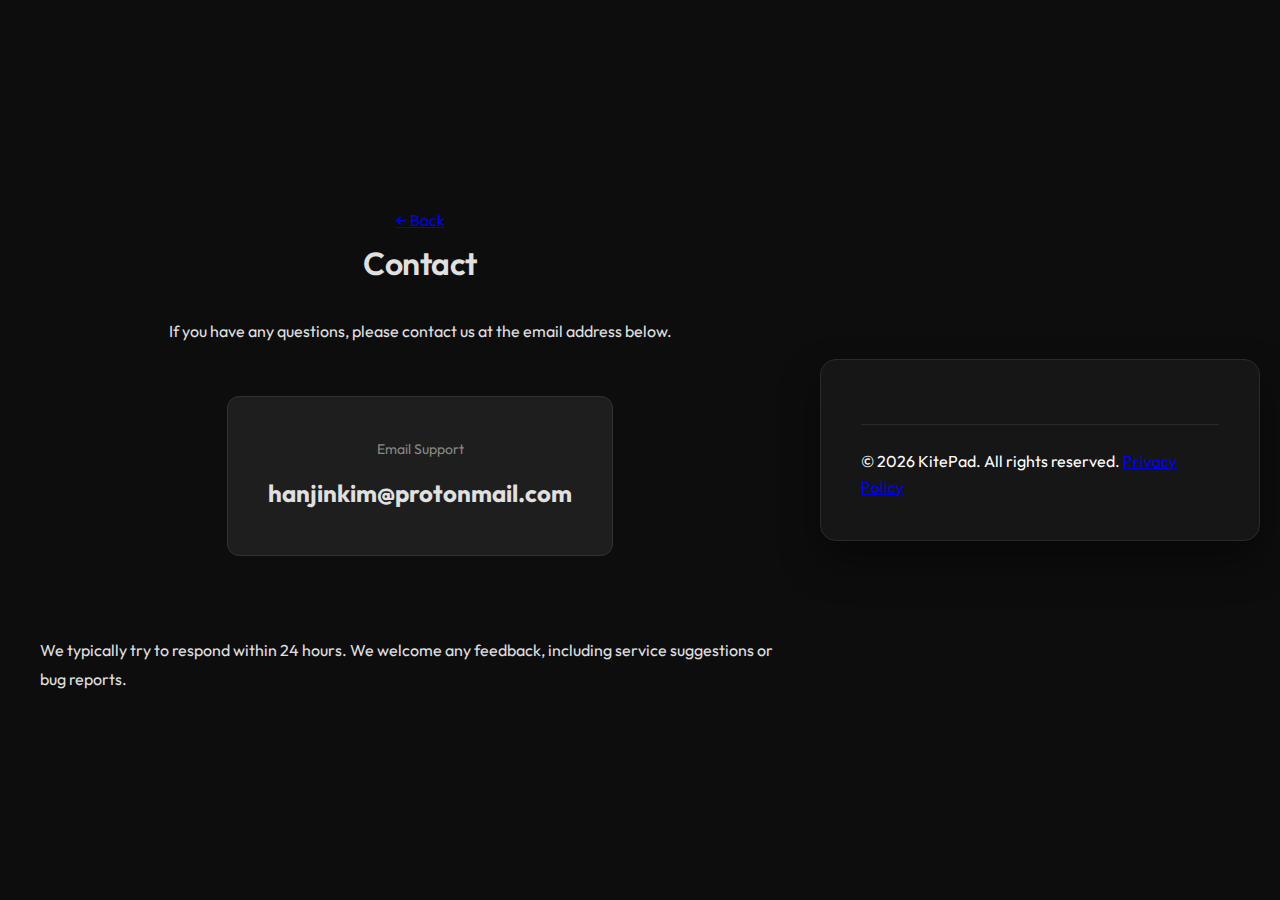
<file: contact.html>
<!DOCTYPE html>
<html lang="en">
<head>
    <meta charset="UTF-8">
    <meta name="viewport" content="width=device-width, initial-scale=1.0">
    <title>Contact - KitePad</title>
    <link rel="preconnect" href="https://fonts.googleapis.com">
    <link rel="preconnect" href="https://fonts.gstatic.com" crossorigin>
    <link href="https://fonts.googleapis.com/css2?family=Exo+2:ital,wght@0,100..900;1,100..900&display=swap" rel="stylesheet">
    <link rel="stylesheet" href="style.css">
    <style>
        .contact-container {
            max-width: 800px;
            margin: 0 auto;
            padding: 40px 20px;
            color: #e0e0e0;
            line-height: 1.8;
            text-align: center;
        }
        .contact-header {
            border-bottom: 2px solid var(--accent-color);
            padding-bottom: 20px;
            margin-bottom: 30px;
        }
        .contact-info {
            background: #1e1e1e;
            padding: 40px;
            border-radius: 12px;
            margin-bottom: 40px;
            border: 1px solid #333;
            display: inline-block;
            min-width: 300px;
        }
        .email-link {
            font-size: 24px;
            color: var(--accent-color);
            text-decoration: none;
            font-weight: bold;
            display: block;
            margin-top: 10px;
        }
        .email-link:hover {
            text-decoration: underline;
        }
    </style>
</head>
<body>
    <div class="contact-container">
        <div class="nav-links">
            <a href="/" class="nav-link">← Back</a>
        </div>
        <div class="contact-header">
            <h1>Contact</h1>
            <p>If you have any questions, please contact us at the email address below.</p>
        </div>

        <div class="contact-info">
            <div style="font-size: 14px; color: #888; margin-bottom: 10px;">Email Support</div>
            <div id="email-placeholder"></div>
        </div>

        <script>
            (function() {
                const user = "hanjinkim";
                const domain = "protonmail.com";
                const placeholder = document.getElementById('email-placeholder');
                const link = document.createElement('a');
                link.href = 'mailto:' + user + '@' + domain;
                link.className = 'email-link';
                link.textContent = user + '@' + domain;
                placeholder.appendChild(link);
            })();
        </script>

        <div class="policy-section" style="text-align: left; margin-top: 40px;">
            <p>We typically try to respond within 24 hours. We welcome any feedback, including service suggestions or bug reports.</p>
        </div>
    </div>

    <footer class="site-footer">
        <div class="container">
            <hr>
            <p>&copy; 2026 KitePad. All rights reserved. <a href="/privacy.html" class="nav-link">Privacy Policy</a></p>
        </div>
    </footer>
</body>
</html>
</file>
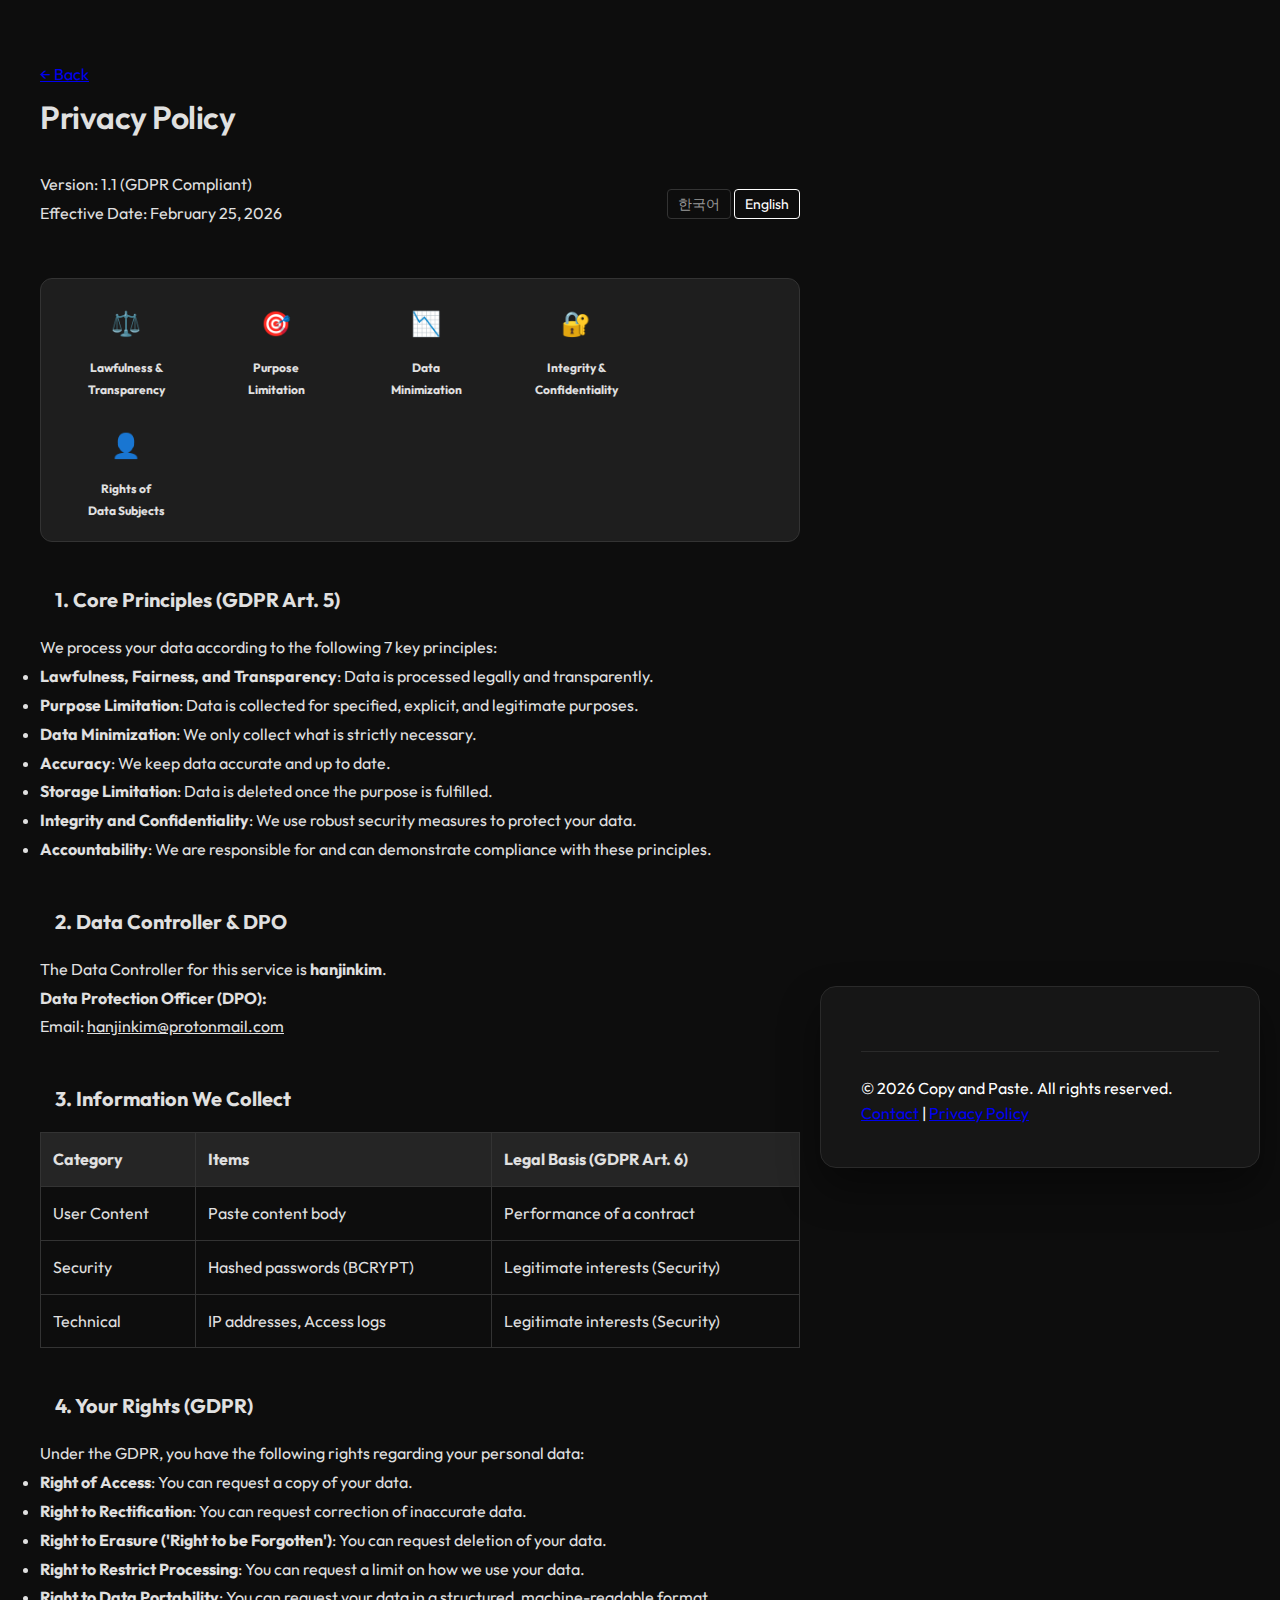
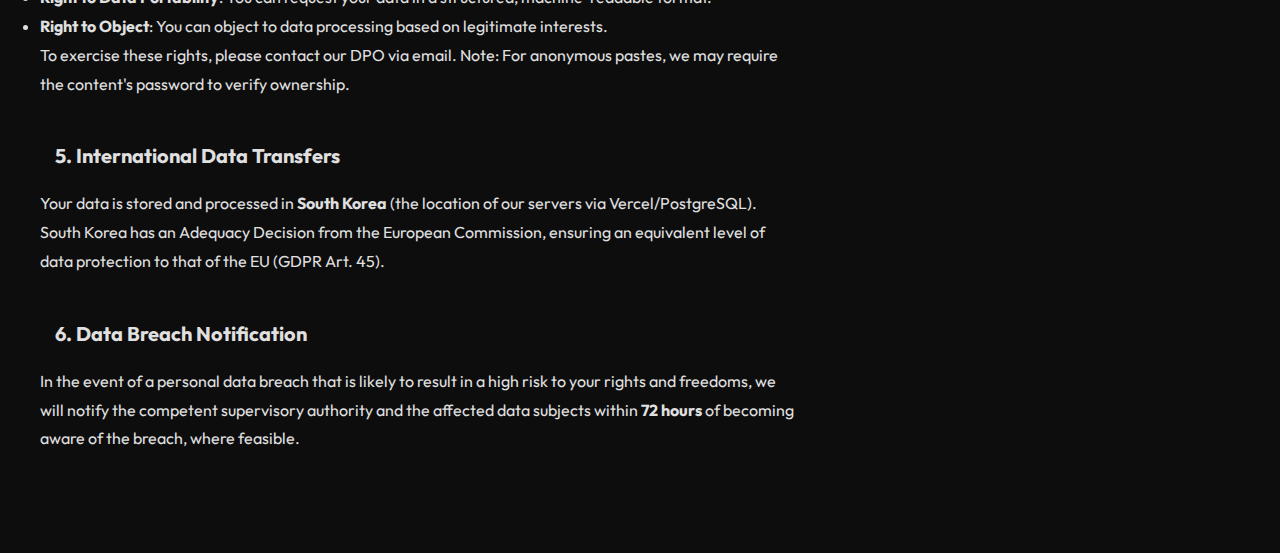
<file: privacy-en.html>
<!DOCTYPE html>
<html lang="en">
<head>
    <meta charset="UTF-8">
    <meta name="viewport" content="width=device-width, initial-scale=1.0">
    <title>Privacy Policy (GDPR) - Copy and Paste</title>
    <link rel="preconnect" href="https://fonts.googleapis.com">
    <link rel="preconnect" href="https://fonts.gstatic.com" crossorigin>
    <link href="https://fonts.googleapis.com/css2?family=Exo+2:ital,wght@0,100..900;1,100..900&display=swap" rel="stylesheet">
    <link rel="stylesheet" href="style.css">
    <style>
        .policy-container {
            max-width: 800px;
            margin: 0 auto;
            padding: 40px 20px;
            color: #e0e0e0;
            line-height: 1.8;
        }
        .policy-header {
            border-bottom: 2px solid var(--accent-color);
            padding-bottom: 20px;
            margin-bottom: 30px;
            display: flex;
            justify-content: space-between;
            align-items: flex-end;
        }
        .lang-switcher {
            margin-bottom: 10px;
        }
        .lang-link {
            text-decoration: none;
            color: var(--text-secondary);
            font-size: 14px;
            padding: 5px 10px;
            border: 1px solid #333;
            border-radius: 4px;
        }
        .lang-link.active {
            background: var(--accent-color);
            color: white;
            border-color: var(--accent-color);
        }
        .labeling-section {
            display: flex;
            flex-wrap: wrap;
            gap: 20px;
            background: #1e1e1e;
            padding: 20px;
            border-radius: 12px;
            margin-bottom: 40px;
            border: 1px solid #333;
        }
        .label-item {
            display: flex;
            flex-direction: column;
            align-items: center;
            text-align: center;
            width: 130px;
        }
        .label-icon {
            font-size: 24px;
            margin-bottom: 8px;
            background: var(--accent-color);
            width: 50px;
            height: 50px;
            display: flex;
            align-items: center;
            justify-content: center;
            border-radius: 50%;
            color: white;
        }
        .label-text {
            font-size: 12px;
            font-weight: bold;
        }
        .policy-section {
            margin-bottom: 40px;
        }
        .policy-section h2 {
            font-size: 20px;
            color: var(--accent-color);
            margin-bottom: 15px;
            border-left: 4px solid var(--accent-color);
            padding-left: 15px;
        }
        .policy-table {
            width: 100%;
            border-collapse: collapse;
            margin: 15px 0;
        }
        .policy-table th, .policy-table td {
            border: 1px solid #333;
            padding: 12px;
            text-align: left;
        }
        .policy-table th {
            background: #252525;
        }
    </style>
</head>
<body>
    <div class="policy-container">
        <div class="nav-links">
            <a href="/" class="nav-link">← Back</a>
        </div>
        <div class="policy-header">
            <div>
                <h1>Privacy Policy</h1>
                <p>Version: 1.1 (GDPR Compliant)<br>Effective Date: February 25, 2026</p>
            </div>
            <div class="lang-switcher">
                <a href="/privacy.html" class="lang-link">한국어</a>
                <a href="/privacy-en.html" class="lang-link active">English</a>
            </div>
        </div>

        <div class="labeling-section">
            <div class="label-item">
                <div class="label-icon">⚖️</div>
                <div class="label-text">Lawfulness &<br>Transparency</div>
            </div>
            <div class="label-item">
                <div class="label-icon">🎯</div>
                <div class="label-text">Purpose<br>Limitation</div>
            </div>
            <div class="label-item">
                <div class="label-icon">📉</div>
                <div class="label-text">Data<br>Minimization</div>
            </div>
            <div class="label-item">
                <div class="label-icon">🔐</div>
                <div class="label-text">Integrity &<br>Confidentiality</div>
            </div>
            <div class="label-item">
                <div class="label-icon">👤</div>
                <div class="label-text">Rights of<br>Data Subjects</div>
            </div>
        </div>

        <div class="policy-section">
            <h2>1. Core Principles (GDPR Art. 5)</h2>
            <p>We process your data according to the following 7 key principles:</p>
            <ul>
                <li><strong>Lawfulness, Fairness, and Transparency</strong>: Data is processed legally and transparently.</li>
                <li><strong>Purpose Limitation</strong>: Data is collected for specified, explicit, and legitimate purposes.</li>
                <li><strong>Data Minimization</strong>: We only collect what is strictly necessary.</li>
                <li><strong>Accuracy</strong>: We keep data accurate and up to date.</li>
                <li><strong>Storage Limitation</strong>: Data is deleted once the purpose is fulfilled.</li>
                <li><strong>Integrity and Confidentiality</strong>: We use robust security measures to protect your data.</li>
                <li><strong>Accountability</strong>: We are responsible for and can demonstrate compliance with these principles.</li>
            </ul>
        </div>

        <div class="policy-section">
            <h2>2. Data Controller & DPO</h2>
            <p>The Data Controller for this service is <strong>hanjinkim</strong>.</p>
            <p><strong>Data Protection Officer (DPO):</strong></p>
            <p id="privacy-email-placeholder">Email: </p>
        </div>

        <div class="policy-section">
            <h2>3. Information We Collect</h2>
            <table class="policy-table">
                <thead>
                    <tr>
                        <th>Category</th>
                        <th>Items</th>
                        <th>Legal Basis (GDPR Art. 6)</th>
                    </tr>
                </thead>
                <tbody>
                    <tr>
                        <td>User Content</td>
                        <td>Paste content body</td>
                        <td>Performance of a contract</td>
                    </tr>
                    <tr>
                        <td>Security</td>
                        <td>Hashed passwords (BCRYPT)</td>
                        <td>Legitimate interests (Security)</td>
                    </tr>
                    <tr>
                        <td>Technical</td>
                        <td>IP addresses, Access logs</td>
                        <td>Legitimate interests (Security)</td>
                    </tr>
                </tbody>
            </table>
        </div>

        <div class="policy-section">
            <h2>4. Your Rights (GDPR)</h2>
            <p>Under the GDPR, you have the following rights regarding your personal data:</p>
            <ul>
                <li><strong>Right of Access</strong>: You can request a copy of your data.</li>
                <li><strong>Right to Rectification</strong>: You can request correction of inaccurate data.</li>
                <li><strong>Right to Erasure ('Right to be Forgotten')</strong>: You can request deletion of your data.</li>
                <li><strong>Right to Restrict Processing</strong>: You can request a limit on how we use your data.</li>
                <li><strong>Right to Data Portability</strong>: You can request your data in a structured, machine-readable format.</li>
                <li><strong>Right to Object</strong>: You can object to data processing based on legitimate interests.</li>
            </ul>
            <p>To exercise these rights, please contact our DPO via email. Note: For anonymous pastes, we may require the content's password to verify ownership.</p>
        </div>

        <div class="policy-section">
            <h2>5. International Data Transfers</h2>
            <p>Your data is stored and processed in <strong>South Korea</strong> (the location of our servers via Vercel/PostgreSQL). South Korea has an Adequacy Decision from the European Commission, ensuring an equivalent level of data protection to that of the EU (GDPR Art. 45).</p>
        </div>

        <div class="policy-section">
            <h2>6. Data Breach Notification</h2>
            <p>In the event of a personal data breach that is likely to result in a high risk to your rights and freedoms, we will notify the competent supervisory authority and the affected data subjects within <strong>72 hours</strong> of becoming aware of the breach, where feasible.</p>
        </div>

        <script>
            (function() {
                const user = "hanjinkim";
                const domain = "protonmail.com";
                const placeholder = document.getElementById('privacy-email-placeholder');
                const link = document.createElement('a');
                link.href = 'mailto:' + user + '@' + domain;
                link.style.color = 'var(--accent-color)';
                link.textContent = user + '@' + domain;
                placeholder.appendChild(link);
            })();
        </script>
    </div>
    <footer class="site-footer">
        <div class="container">
            <hr>
            <p>&copy; 2026 Copy and Paste. All rights reserved. <a href="/contact.html" class="nav-link">Contact</a> | <a href="/privacy-en.html" class="nav-link">Privacy Policy</a></p>
        </div>
    </footer>
</body>
</html>
</file>
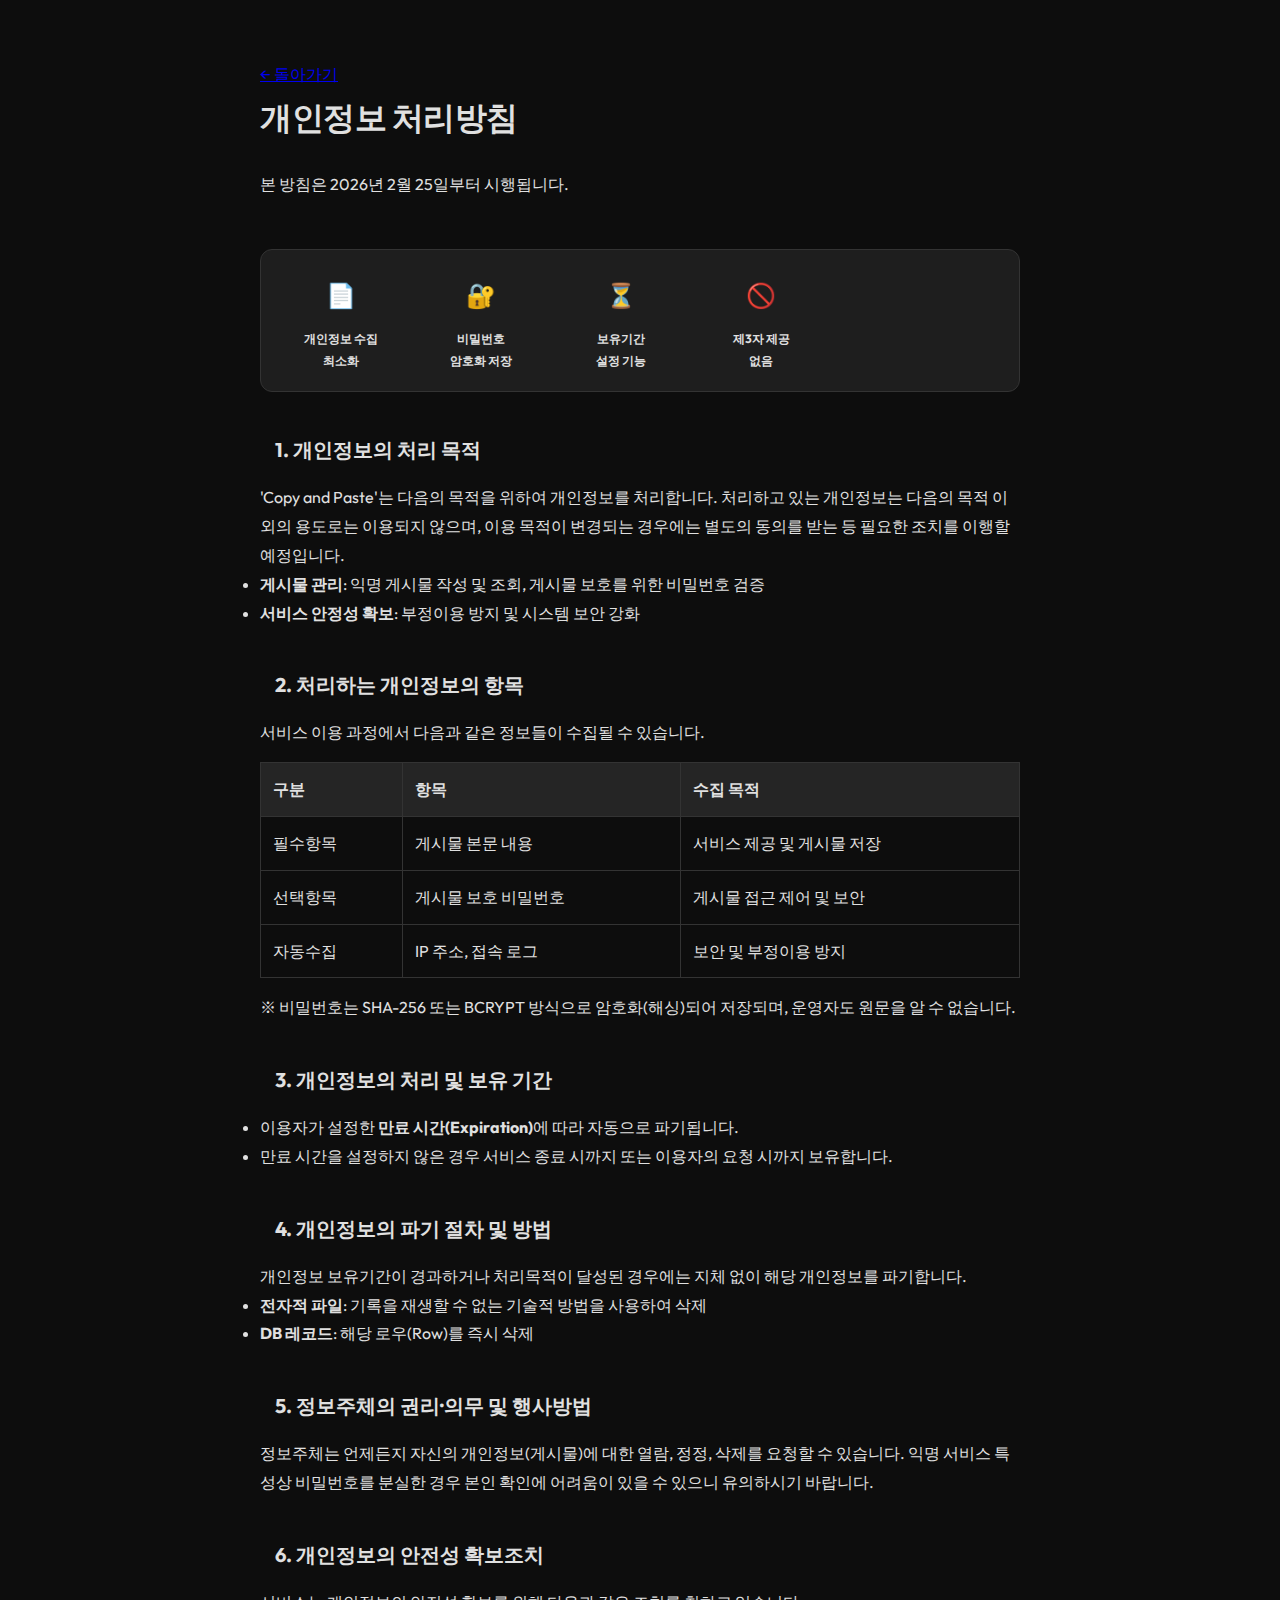
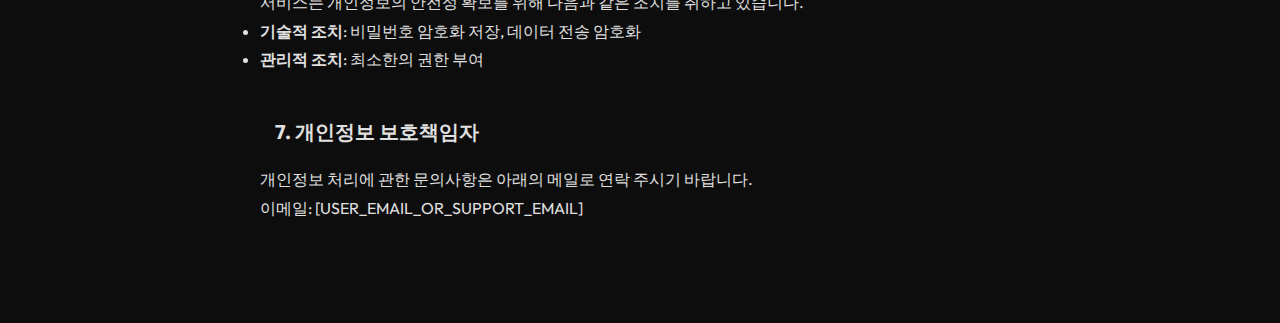
<file: privacy.html>
<!DOCTYPE html>
<html lang="ko">
<head>
    <meta charset="UTF-8">
    <meta name="viewport" content="width=device-width, initial-scale=1.0">
    <title>개인정보 처리방침 - Copy and Paste</title>
    <link rel="preconnect" href="https://fonts.googleapis.com">
    <link rel="preconnect" href="https://fonts.gstatic.com" crossorigin>
    <link href="https://fonts.googleapis.com/css2?family=Exo+2:ital,wght@0,100..900;1,100..900&display=swap" rel="stylesheet">
    <link rel="stylesheet" href="style.css">
    <style>
        .policy-container {
            max-width: 800px;
            margin: 0 auto;
            padding: 40px 20px;
            color: #e0e0e0;
            line-height: 1.8;
        }
        .policy-header {
            border-bottom: 2px solid var(--accent-color);
            padding-bottom: 20px;
            margin-bottom: 30px;
        }
        .labeling-section {
            display: flex;
            flex-wrap: wrap;
            gap: 20px;
            background: #1e1e1e;
            padding: 20px;
            border-radius: 12px;
            margin-bottom: 40px;
            border: 1px solid #333;
        }
        .label-item {
            display: flex;
            flex-direction: column;
            align-items: center;
            text-align: center;
            width: 120px;
        }
        .label-icon {
            font-size: 24px;
            margin-bottom: 8px;
            background: var(--accent-color);
            width: 50px;
            height: 50px;
            display: flex;
            align-items: center;
            justify-content: center;
            border-radius: 50%;
            color: white;
        }
        .label-text {
            font-size: 12px;
            font-weight: bold;
        }
        .policy-section {
            margin-bottom: 40px;
        }
        .policy-section h2 {
            font-size: 20px;
            color: var(--accent-color);
            margin-bottom: 15px;
            border-left: 4px solid var(--accent-color);
            padding-left: 15px;
        }
        .policy-table {
            width: 100%;
            border-collapse: collapse;
            margin: 15px 0;
        }
        .policy-table th, .policy-table td {
            border: 1px solid #333;
            padding: 12px;
            text-align: left;
        }
        .policy-table th {
            background: #252525;
        }
    </style>
</head>
<body>
    <div class="policy-container">
        <div class="nav-links">
            <a href="/" class="nav-link">← 돌아가기</a>
        </div>
        <div class="policy-header">
            <h1>개인정보 처리방침</h1>
            <p>본 방침은 2026년 2월 25일부터 시행됩니다.</p>
        </div>

        <div class="labeling-section">
            <div class="label-item">
                <div class="label-icon">📄</div>
                <div class="label-text">개인정보 수집<br>최소화</div>
            </div>
            <div class="label-item">
                <div class="label-icon">🔐</div>
                <div class="label-text">비밀번호<br>암호화 저장</div>
            </div>
            <div class="label-item">
                <div class="label-icon">⏳</div>
                <div class="label-text">보유기간<br>설정 기능</div>
            </div>
            <div class="label-item">
                <div class="label-icon">🚫</div>
                <div class="label-text">제3자 제공<br>없음</div>
            </div>
        </div>

        <div class="policy-section">
            <h2>1. 개인정보의 처리 목적</h2>
            <p>'Copy and Paste'는 다음의 목적을 위하여 개인정보를 처리합니다. 처리하고 있는 개인정보는 다음의 목적 이외의 용도로는 이용되지 않으며, 이용 목적이 변경되는 경우에는 별도의 동의를 받는 등 필요한 조치를 이행할 예정입니다.</p>
            <ul>
                <li><strong>게시물 관리</strong>: 익명 게시물 작성 및 조회, 게시물 보호를 위한 비밀번호 검증</li>
                <li><strong>서비스 안정성 확보</strong>: 부정이용 방지 및 시스템 보안 강화</li>
            </ul>
        </div>

        <div class="policy-section">
            <h2>2. 처리하는 개인정보의 항목</h2>
            <p>서비스 이용 과정에서 다음과 같은 정보들이 수집될 수 있습니다.</p>
            <table class="policy-table">
                <thead>
                    <tr>
                        <th>구분</th>
                        <th>항목</th>
                        <th>수집 목적</th>
                    </tr>
                </thead>
                <tbody>
                    <tr>
                        <td>필수항목</td>
                        <td>게시물 본문 내용</td>
                        <td>서비스 제공 및 게시물 저장</td>
                    </tr>
                    <tr>
                        <td>선택항목</td>
                        <td>게시물 보호 비밀번호</td>
                        <td>게시물 접근 제어 및 보안</td>
                    </tr>
                    <tr>
                        <td>자동수집</td>
                        <td>IP 주소, 접속 로그</td>
                        <td>보안 및 부정이용 방지</td>
                    </tr>
                </tbody>
            </table>
            <p>※ 비밀번호는 SHA-256 또는 BCRYPT 방식으로 암호화(해싱)되어 저장되며, 운영자도 원문을 알 수 없습니다.</p>
        </div>

        <div class="policy-section">
            <h2>3. 개인정보의 처리 및 보유 기간</h2>
            <ul>
                <li>이용자가 설정한 <strong>만료 시간(Expiration)</strong>에 따라 자동으로 파기됩니다.</li>
                <li>만료 시간을 설정하지 않은 경우 서비스 종료 시까지 또는 이용자의 요청 시까지 보유합니다.</li>
            </ul>
        </div>

        <div class="policy-section">
            <h2>4. 개인정보의 파기 절차 및 방법</h2>
            <p>개인정보 보유기간이 경과하거나 처리목적이 달성된 경우에는 지체 없이 해당 개인정보를 파기합니다.</p>
            <ul>
                <li><strong>전자적 파일</strong>: 기록을 재생할 수 없는 기술적 방법을 사용하여 삭제</li>
                <li><strong>DB 레코드</strong>: 해당 로우(Row)를 즉시 삭제</li>
            </ul>
        </div>

        <div class="policy-section">
            <h2>5. 정보주체의 권리·의무 및 행사방법</h2>
            <p>정보주체는 언제든지 자신의 개인정보(게시물)에 대한 열람, 정정, 삭제를 요청할 수 있습니다. 익명 서비스 특성상 비밀번호를 분실한 경우 본인 확인에 어려움이 있을 수 있으니 유의하시기 바랍니다.</p>
        </div>

        <div class="policy-section">
            <h2>6. 개인정보의 안전성 확보조치</h2>
            <p>서비스는 개인정보의 안전성 확보를 위해 다음과 같은 조치를 취하고 있습니다.</p>
            <ul>
                <li><strong>기술적 조치</strong>: 비밀번호 암호화 저장, 데이터 전송 암호화</li>
                <li><strong>관리적 조치</strong>: 최소한의 권한 부여</li>
            </ul>
        </div>

        <div class="policy-section">
            <h2>7. 개인정보 보호책임자</h2>
            <p>개인정보 처리에 관한 문의사항은 아래의 메일로 연락 주시기 바랍니다.</p>
            <p>이메일: [USER_EMAIL_OR_SUPPORT_EMAIL]</p>
        </div>
    </div>
</body>
</html>
</file>
<file: style.css>
@import url("https://fonts.googleapis.com/css2?family=Outfit:wght@300;400;600&display=swap");

:root {
  --bg-color: #0d0d0d;
  --card-bg: #161616;
  --text-primary: #ffffff;
  --text-secondary: #999999;
  --accent: #ffffff;
  --accent-hover: #e0e0e0;
  --border-color: #2a2a2a;
  --font-main:
    "Outfit", -apple-system, BlinkMacSystemFont, "Segoe UI", Roboto, Helvetica,
    Arial, sans-serif;
}

* {
  box-sizing: border-box;
  margin: 0;
  padding: 0;
}

body {
  background-color: var(--bg-color);
  color: var(--text-primary);
  font-family: var(--font-main);
  line-height: 1.6;
  display: flex;
  justify-content: center;
  align-items: center;
  min-height: 100vh;
  padding: 20px;
}

.container {
  width: 100%;
  max-width: 800px;
  background: var(--card-bg);
  border: 1px solid var(--border-color);
  border-radius: 16px;
  padding: 40px;
  box-shadow: 0 20px 40px rgba(0, 0, 0, 0.4);
}

h1,
.title-text {
  font-size: 32px;
  font-weight: 600;
  margin-bottom: 24px;
  letter-spacing: -0.5px;
}

hr {
  border: 0;
  border-top: 1px solid var(--border-color);
  margin: 24px 0;
}

.editor,
.content-body {
  width: 100%;
  min-height: 300px;
  border: none;
  outline: none;
  font-size: 18px;
  color: var(--text-primary);
  background: transparent;
}

.editor:empty::before {
  content: "Write your story...";
  color: var(--text-secondary);
  font-style: italic;
}

.button-container {
  display: flex;
  justify-content: flex-end;
  margin-top: 32px;
}

.publish-button {
  background-color: var(--accent);
  color: #000;
  border: none;
  padding: 12px 28px;
  font-size: 16px;
  font-weight: 600;
  border-radius: 100px;
  cursor: pointer;
  transition: all 0.3s cubic-bezier(0.16, 1, 0.3, 1);
}

.publish-button:hover {
  background-color: var(--accent-hover);
  transform: translateY(-2px);
  box-shadow: 0 4px 12px rgba(255, 255, 255, 0.1);
}

.publish-button:active {
  transform: translateY(0);
}

.entry {
  margin-bottom: 40px;
  padding-bottom: 40px;
  border-bottom: 1px solid var(--border-color);
}

.entry:last-child {
  border-bottom: none;
}

.timestamp {
  font-size: 13px;
  color: var(--text-secondary);
  margin-top: 12px;
  display: block;
}

/* Scrollbar Styling */
::-webkit-scrollbar {
  width: 8px;
}
::-webkit-scrollbar-track {
  background: var(--bg-color);
}
::-webkit-scrollbar-thumb {
  background: var(--border-color);
  border-radius: 4px;
}
::-webkit-scrollbar-thumb:hover {
  background: #3a3a3a;
}
</file>
